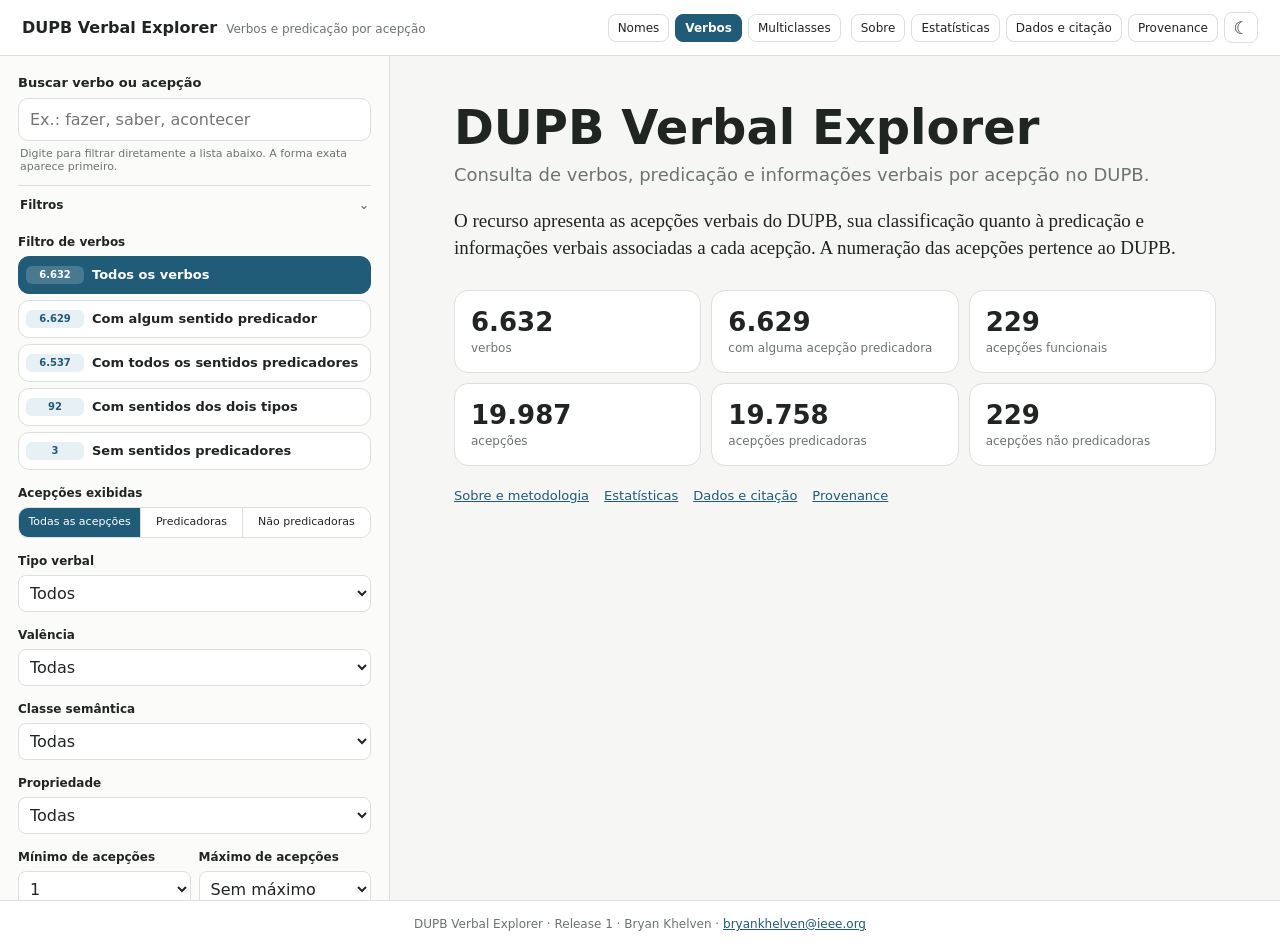
<file: index.html>
<!doctype html><html lang="pt-BR"><head><meta charset="utf-8"><meta name="viewport" content="width=device-width,initial-scale=1"><title>DUPB Verbal Explorer</title><meta name="description" content="Consulta de verbos, predicação e informação verbal por acepção no DUPB."><script src="theme.js"></script><link rel="icon" href="favicon.svg" type="image/svg+xml"><link rel="stylesheet" href="styles.css"><link rel="stylesheet" href="resource.css"></head><body><header class="topbar"><div class="brand"><a href="index.html">DUPB Verbal Explorer</a><span>Verbos e predicação por acepção</span></div><div class="header-right"><div class="resource-switch" aria-label="Recursos DUPB"></div><div class="top-actions"><a class="nav-btn" href="about.html">Sobre</a><a class="nav-btn" href="stats.html">Estatísticas</a><a class="nav-btn" href="download.html">Dados e citação</a><a class="nav-btn" href="provenance.html">Provenance</a><button class="theme-btn icon-btn" data-theme-toggle type="button"></button></div></div></header><main class="explorer"><aside class="filters"><div class="search-block"><label for="q">Buscar verbo ou acepção</label><input id="q" type="search" autocomplete="off" placeholder="Ex.: fazer, saber, acontecer"><p class="hint">Digite para filtrar diretamente a lista abaixo. A forma exata aparece primeiro.</p></div><details class="sidebar-section" open><summary>Filtros</summary><div><p class="lab">Filtro de verbos</p><div id="profiles" class="profile-options"><button data-p="all" class="on"><small class="facet-count"></small><span class="facet-label">Todos os verbos</span></button><button data-p="hasS"><small class="facet-count"></small><span class="facet-label">Com algum sentido predicador</span></button><button data-p="allS"><small class="facet-count"></small><span class="facet-label">Com todos os sentidos predicadores</span></button><button data-p="mixed"><small class="facet-count"></small><span class="facet-label">Com sentidos dos dois tipos</span></button><button data-p="nonly"><small class="facet-count"></small><span class="facet-label">Sem sentidos predicadores</span></button></div><p class="lab">Acepções exibidas</p><div id="senseFilters" class="segmented"><button data-s="all" class="on">Todas as acepções</button><button data-s="S">Predicadoras</button><button data-s="N">Não predicadoras</button></div><p class="lab">Tipo verbal</p><select id="verbType" class="wide-select"><option value="all">Todos</option><option>Lexical</option><option>Suporte</option><option>Auxiliar</option><option>Modalizador</option><option>Não especificado</option></select><p class="lab">Valência</p><select id="valencyFilter" class="wide-select"><option value="all">Todas</option><option>V0</option><option>V1</option><option>V2</option><option>V3</option><option>V4</option><option>V5</option><option>V6</option></select><p class="lab">Classe semântica</p><select id="semClass" class="wide-select"><option value="all">Todas</option><option>Ação-processo</option><option>Ação</option><option>Processo</option><option>Estado</option><option>Não especificada</option></select><p class="lab">Propriedade</p><select id="flagFilter" class="wide-select"><option value="all">Todas</option><option>Pronominal</option><option>Impessoal</option><option>Unipessoal</option></select><div class="two-cols"><div><p class="lab">Mínimo de acepções</p><select id="minSenses"><option value="1">1</option><option>2</option><option>3</option><option>5</option><option>10</option></select></div><div><p class="lab">Máximo de acepções</p><select id="maxSenses"><option value="999">Sem máximo</option><option>1</option><option>2</option><option>3</option><option>5</option><option>10</option><option>20</option></select></div></div></div></details><details class="sidebar-section"><summary>Navegação alfabética</summary><div id="alphabet" class="alphabet"></div></details><div id="activeFilters" class="active-filters" hidden></div><div id="count"></div><div id="list" class="lexical-list"></div></aside><section id="content"><div id="intro"><h1>DUPB Verbal Explorer</h1><p class="subtitle">Consulta de verbos, predicação e informações verbais por acepção no DUPB.</p><p class="scope">O recurso apresenta as acepções verbais do DUPB, sua classificação quanto à predicação e informações verbais associadas a cada acepção. A numeração das acepções pertence ao DUPB.</p><div id="stats"></div><div class="page-links"><a href="about.html">Sobre e metodologia</a><a href="stats.html">Estatísticas</a><a href="download.html">Dados e citação</a><a href="provenance.html">Provenance</a></div></div><div id="entry" hidden><p class="eyebrow">Entrada verbal</p><div class="entry-head"><div><h1 id="title"></h1><p id="summary"></p></div><div class="entry-data"><span>Exportar esta entrada:</span><button id="jsonOne">JSON</button><button id="jsonlOne">JSONL</button></div></div><div class="entry-body"><div id="groups"></div><aside class="lexical"><h2>Ficha lexical</h2><dl id="lexicalData"></dl><div class="lexical-actions"><button id="copyLink" class="quiet-action">Copiar link</button><details class="cite-menu"><summary>Citar esta entrada</summary><div><button id="copyCitation" class="quiet-action">Copiar referência</button><br><button id="copyBibtex" class="quiet-action">Copiar BibTeX</button></div></details></div></aside></div></div></section></main><footer>DUPB Verbal Explorer · Release 1 · Bryan Khelven · <a href="mailto:bryankhelven@ieee.org">bryankhelven@ieee.org</a></footer><script src="config.js"></script><script src="resource-nav.js"></script><script src="data/release-info.js"></script><script src="data/entries.js"></script><script src="common.js"></script><script src="app.js"></script></body></html>
</file>
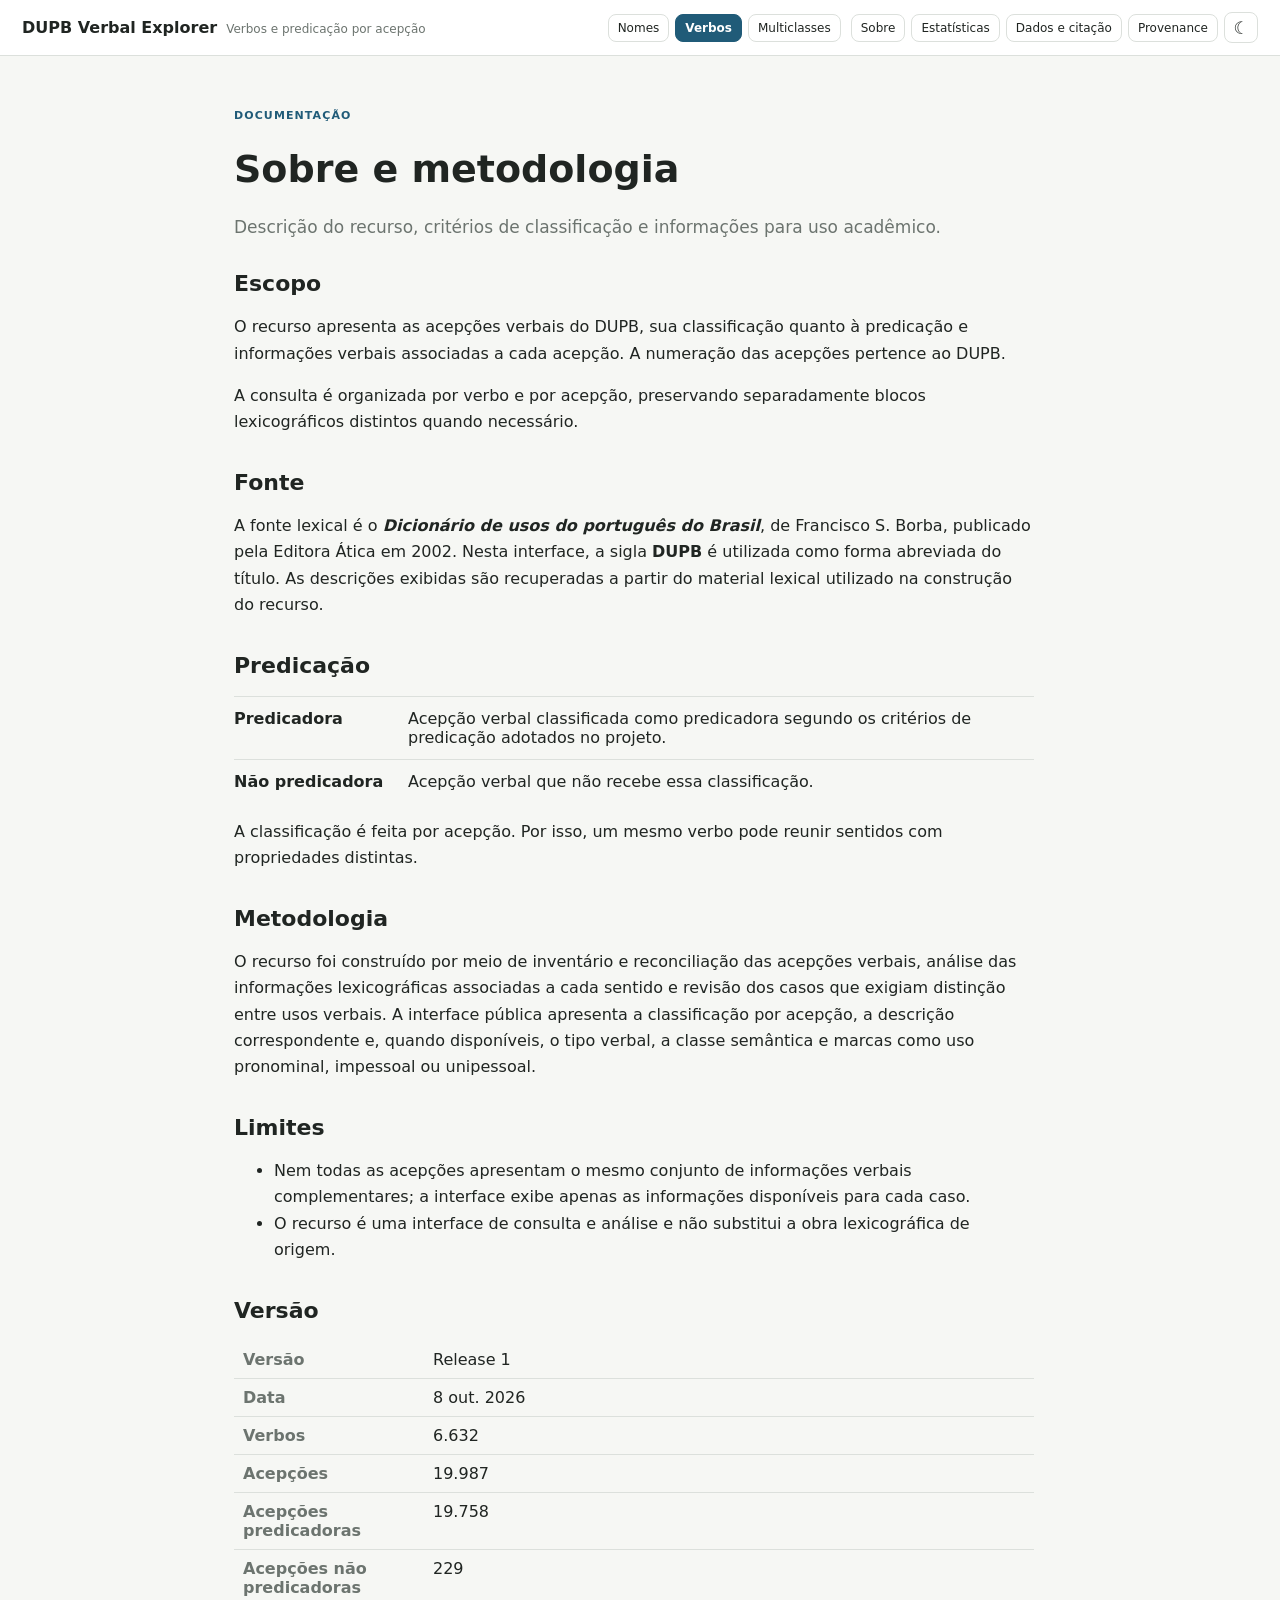
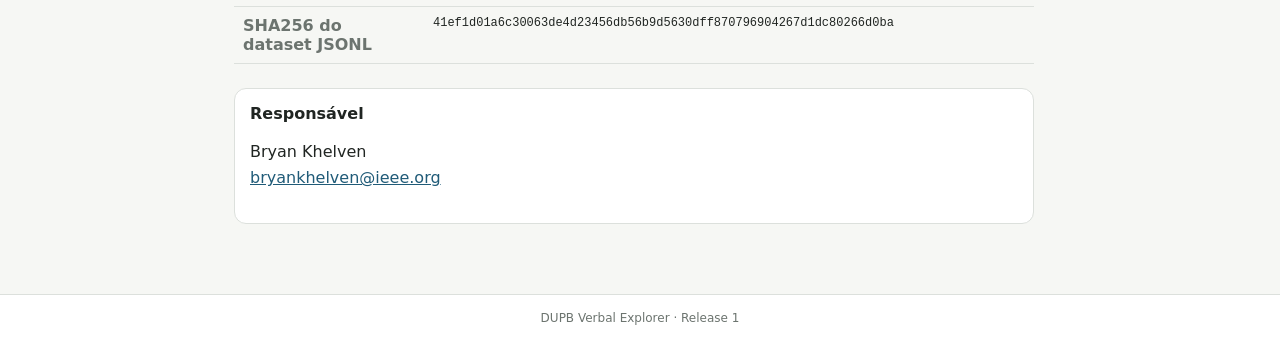
<file: about.html>
<!doctype html><html lang="pt-BR"><head><meta charset="utf-8"><meta name="viewport" content="width=device-width,initial-scale=1"><title>Sobre · DUPB Verbal Explorer</title><script src="theme.js"></script><link rel="icon" href="favicon.svg"><link rel="stylesheet" href="styles.css"><link rel="stylesheet" href="resource.css"></head><body><header class="topbar"><div class="brand"><a href="index.html">DUPB Verbal Explorer</a><span>Verbos e predicação por acepção</span></div><div class="header-right"><div class="resource-switch" aria-label="Recursos DUPB"></div><div class="top-actions"><a class="nav-btn" href="about.html">Sobre</a><a class="nav-btn" href="stats.html">Estatísticas</a><a class="nav-btn" href="download.html">Dados e citação</a><a class="nav-btn" href="provenance.html">Provenance</a><button class="theme-btn icon-btn" data-theme-toggle type="button"></button></div></div></header><main class="page narrow"><p class="eyebrow">Documentação</p><h1>Sobre e metodologia</h1><p class="lead">Descrição do recurso, critérios de classificação e informações para uso acadêmico.</p><section class="prose"><h2>Escopo</h2><p>O recurso apresenta as acepções verbais do DUPB, sua classificação quanto à predicação e informações verbais associadas a cada acepção. A numeração das acepções pertence ao DUPB.</p><p>A consulta é organizada por verbo e por acepção, preservando separadamente blocos lexicográficos distintos quando necessário.</p><h2>Fonte</h2><p>A fonte lexical é o <strong><em>Dicionário de usos do português do Brasil</em></strong>, de Francisco S. Borba, publicado pela Editora Ática em 2002. Nesta interface, a sigla <strong>DUPB</strong> é utilizada como forma abreviada do título. As descrições exibidas são recuperadas a partir do material lexical utilizado na construção do recurso.</p><h2>Predicação</h2><div class="definition"><strong>Predicadora</strong><span>Acepção verbal classificada como predicadora segundo os critérios de predicação adotados no projeto.</span></div><div class="definition"><strong>Não predicadora</strong><span>Acepção verbal que não recebe essa classificação.</span></div><p>A classificação é feita por acepção. Por isso, um mesmo verbo pode reunir sentidos com propriedades distintas.</p><h2>Metodologia</h2><p>O recurso foi construído por meio de inventário e reconciliação das acepções verbais, análise das informações lexicográficas associadas a cada sentido e revisão dos casos que exigiam distinção entre usos verbais. A interface pública apresenta a classificação por acepção, a descrição correspondente e, quando disponíveis, o tipo verbal, a classe semântica e marcas como uso pronominal, impessoal ou unipessoal.</p><h2>Limites</h2><ul><li>Nem todas as acepções apresentam o mesmo conjunto de informações verbais complementares; a interface exibe apenas as informações disponíveis para cada caso.</li><li>O recurso é uma interface de consulta e análise e não substitui a obra lexicográfica de origem.</li></ul><h2>Versão</h2><table class="public-version"><tr><th>Versão</th><td>Release 1</td></tr><tr><th>Data</th><td>8 out. 2026</td></tr><tr><th>Verbos</th><td>6.632</td></tr><tr><th>Acepções</th><td>19.987</td></tr><tr><th>Acepções predicadoras</th><td>19.758</td></tr><tr><th>Acepções não predicadoras</th><td>229</td></tr><tr><th>SHA256 do dataset JSONL</th><td class="mono" data-dataset-sha></td></tr></table><div class="contact"><strong>Responsável</strong><p>Bryan Khelven<br><a href="mailto:bryankhelven@ieee.org">bryankhelven@ieee.org</a></p></div></section></main><footer>DUPB Verbal Explorer · Release 1</footer><script src="config.js"></script><script src="resource-nav.js"></script><script src="data/release-info.js"></script><script src="common.js"></script></body></html>
</file>
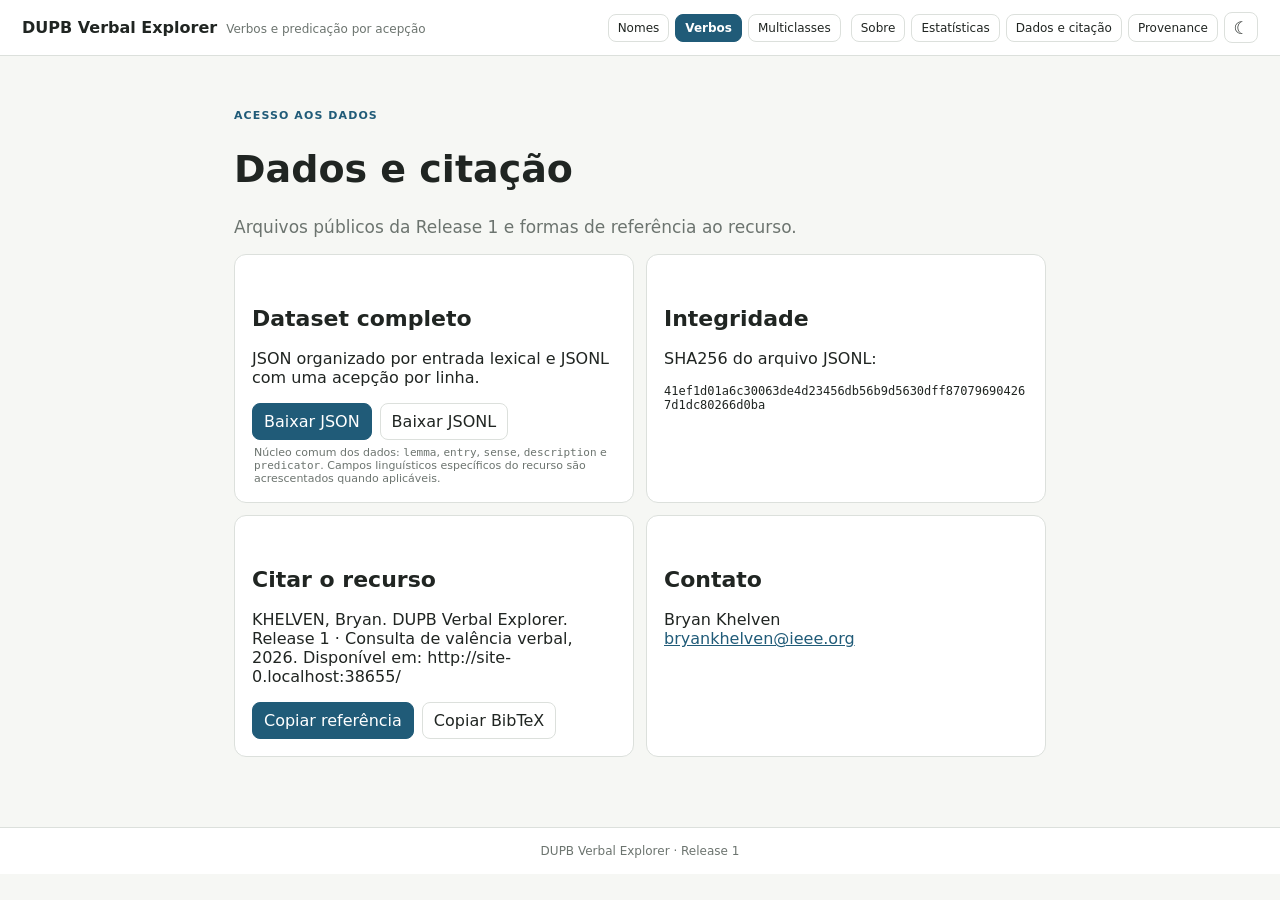
<file: download.html>
<!doctype html><html lang="pt-BR"><head><meta charset="utf-8"><meta name="viewport" content="width=device-width,initial-scale=1"><title>Dados e citação · DUPB Verbal Explorer</title><script src="theme.js"></script><link rel="icon" href="favicon.svg"><link rel="stylesheet" href="styles.css"><link rel="stylesheet" href="resource.css"></head><body><header class="topbar"><div class="brand"><a href="index.html">DUPB Verbal Explorer</a><span>Verbos e predicação por acepção</span></div><div class="header-right"><div class="resource-switch" aria-label="Recursos DUPB"></div><div class="top-actions"><a class="nav-btn" href="about.html">Sobre</a><a class="nav-btn" href="stats.html">Estatísticas</a><a class="nav-btn" href="download.html">Dados e citação</a><a class="nav-btn" href="provenance.html">Provenance</a><button class="theme-btn icon-btn" data-theme-toggle type="button"></button></div></div></header><main class="page narrow"><p class="eyebrow">Acesso aos dados</p><h1>Dados e citação</h1><p class="lead">Arquivos públicos da Release 1 e formas de referência ao recurso.</p><div class="download-grid"><section class="download-card"><h2>Dataset completo</h2><p>JSON organizado por entrada lexical e JSONL com uma acepção por linha.</p><div class="button-row"><a class="btn primary" href="data/dupb-verbal-explorer.json" download="dupb-verbal-explorer.json">Baixar JSON</a><a class="btn" href="data/dupb-verbal-explorer.jsonl" download="dupb-verbal-explorer.jsonl">Baixar JSONL</a></div><p class="hint">Núcleo comum dos dados: <code>lemma</code>, <code>entry</code>, <code>sense</code>, <code>description</code> e <code>predicator</code>. Campos linguísticos específicos do recurso são acrescentados quando aplicáveis.</p></section><section class="download-card"><h2>Integridade</h2><p>SHA256 do arquivo JSONL:</p><p class="checksum" data-dataset-sha></p></section><section class="download-card"><h2>Citar o recurso</h2><p id="citation"></p><div class="button-row"><button class="btn primary" id="copyCitation">Copiar referência</button><button class="btn" id="copyBibtex">Copiar BibTeX</button></div></section><section class="download-card"><h2>Contato</h2><p>Bryan Khelven<br><a href="mailto:bryankhelven@ieee.org">bryankhelven@ieee.org</a></p></section></div></main><footer>DUPB Verbal Explorer · Release 1</footer><script src="config.js"></script><script src="resource-nav.js"></script><script src="data/release-info.js"></script><script src="common.js"></script><script>document.addEventListener('DOMContentLoaded',()=>{const C=window.DUPB_COMMON;document.querySelector('#citation').textContent=C.citation();document.querySelector('#copyCitation').onclick=e=>C.copy(C.citation(),e.currentTarget);document.querySelector('#copyBibtex').onclick=e=>C.copy(C.bibtex(),e.currentTarget)})</script></body></html>
</file>
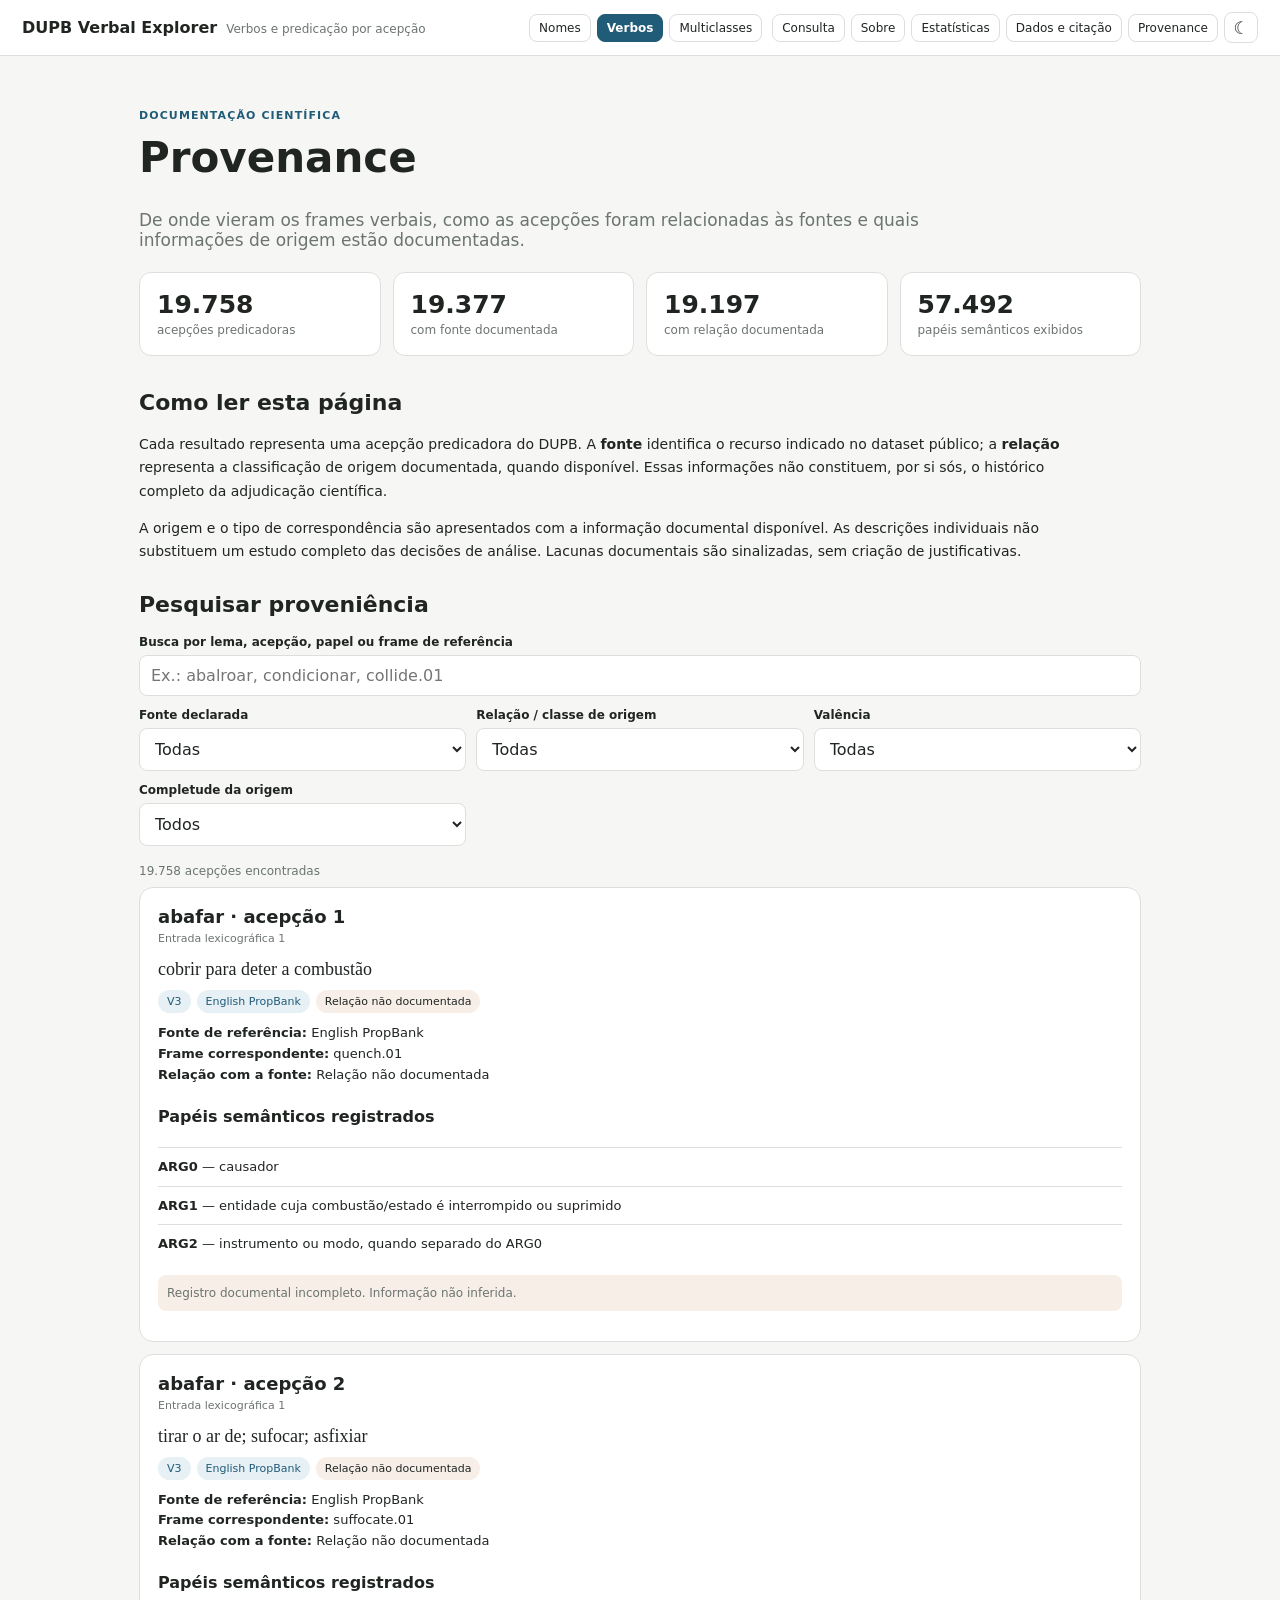
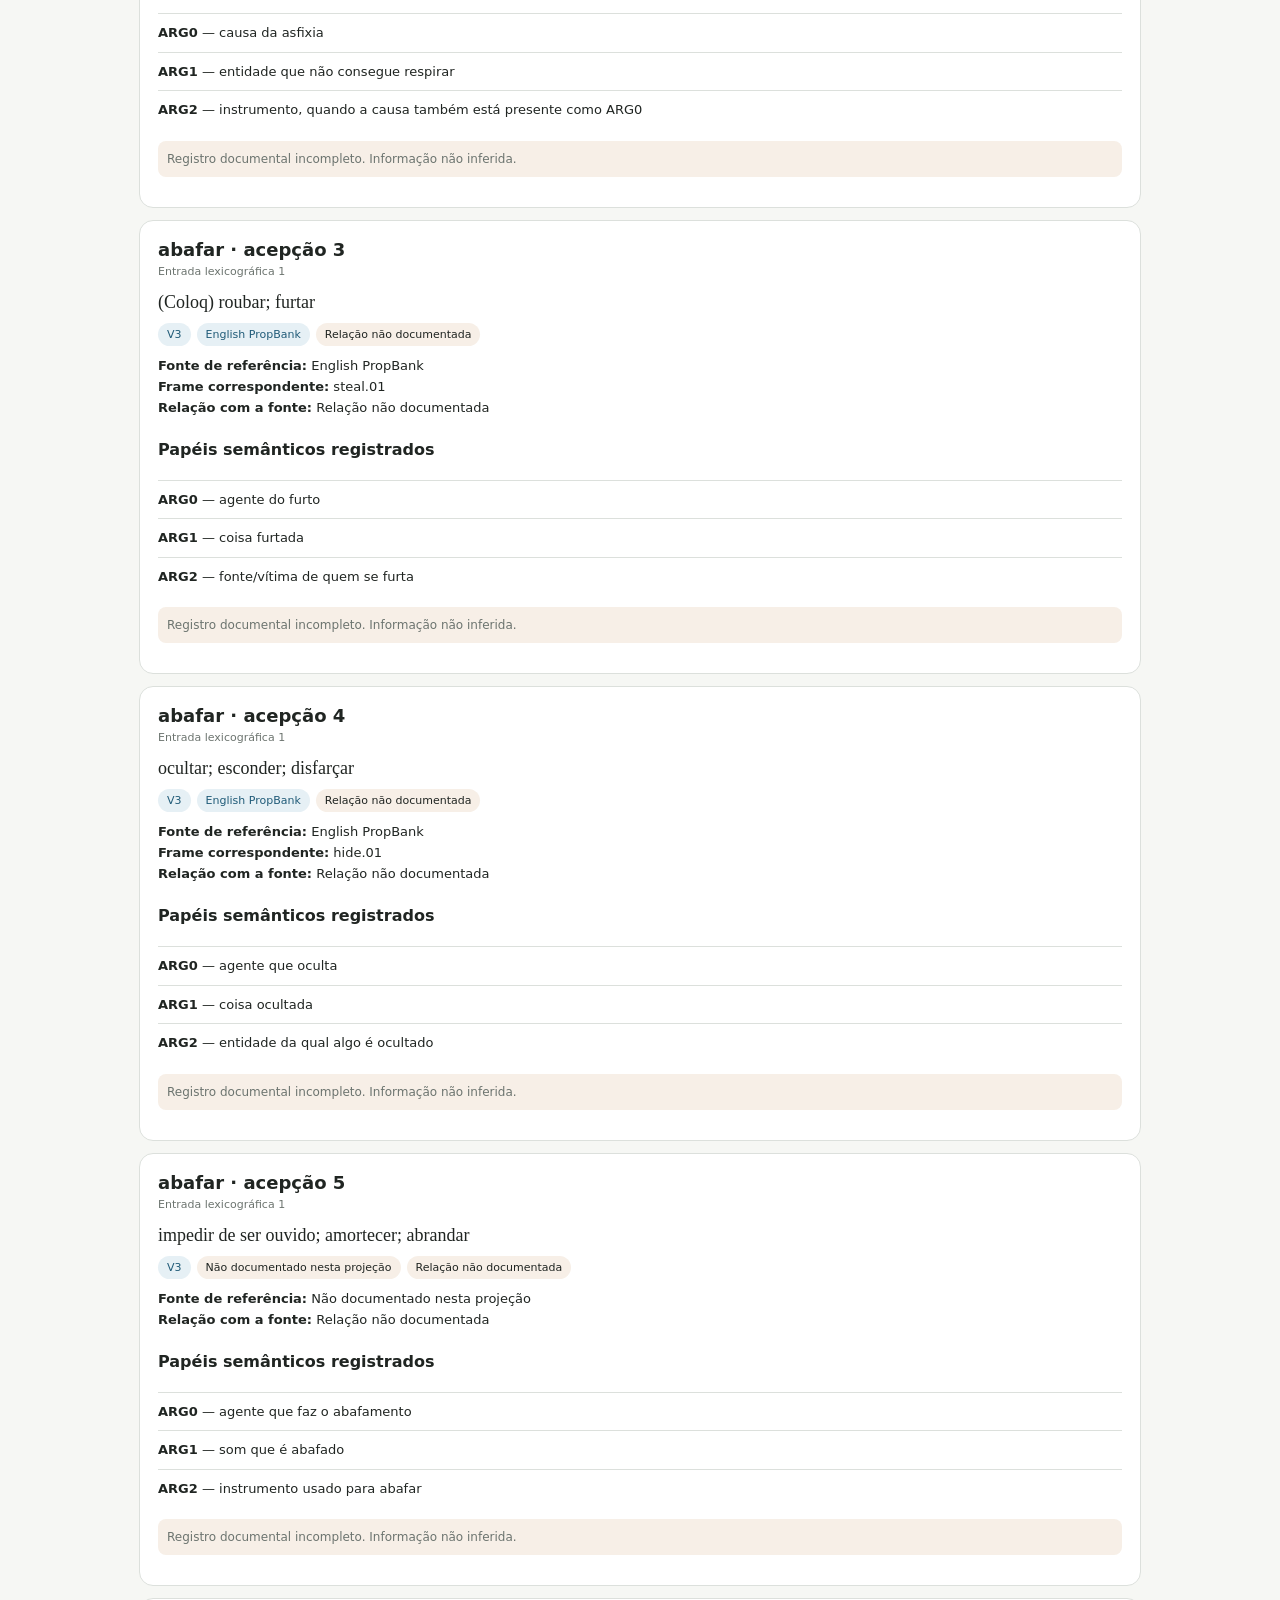
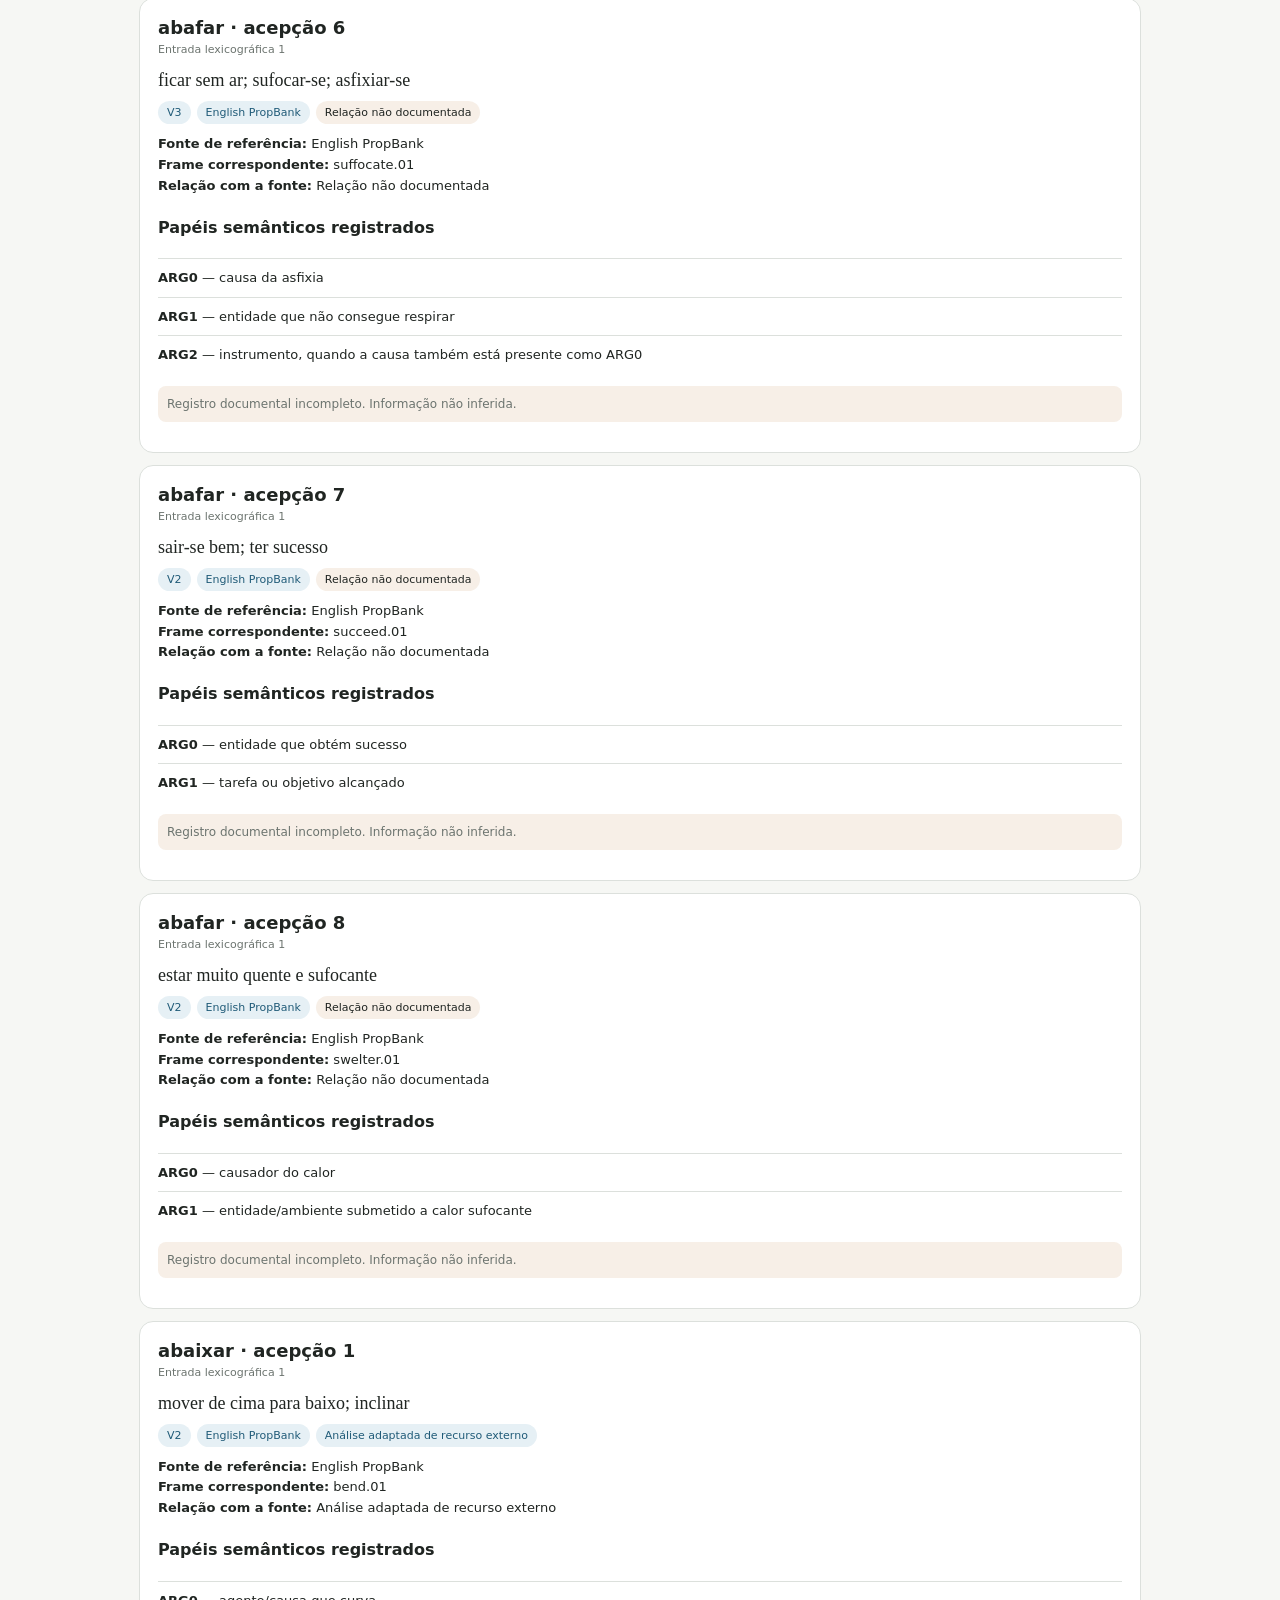
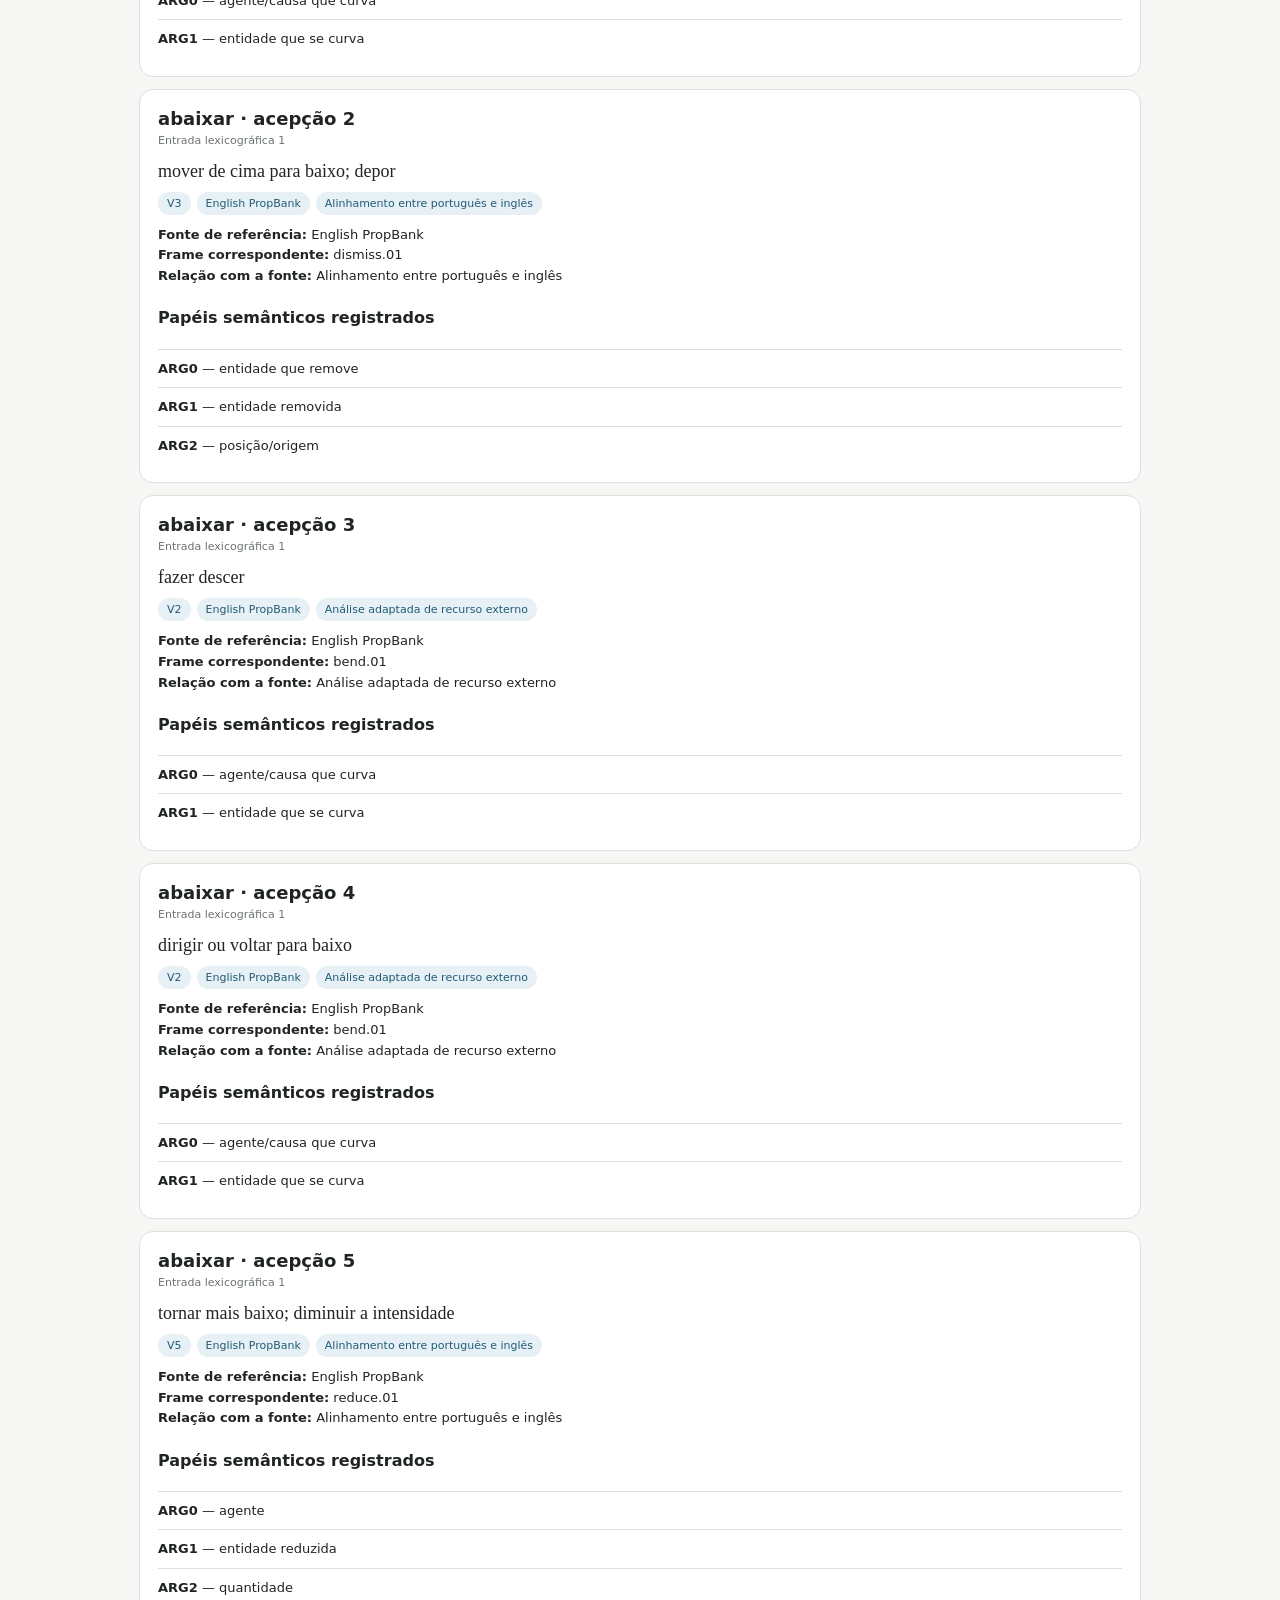
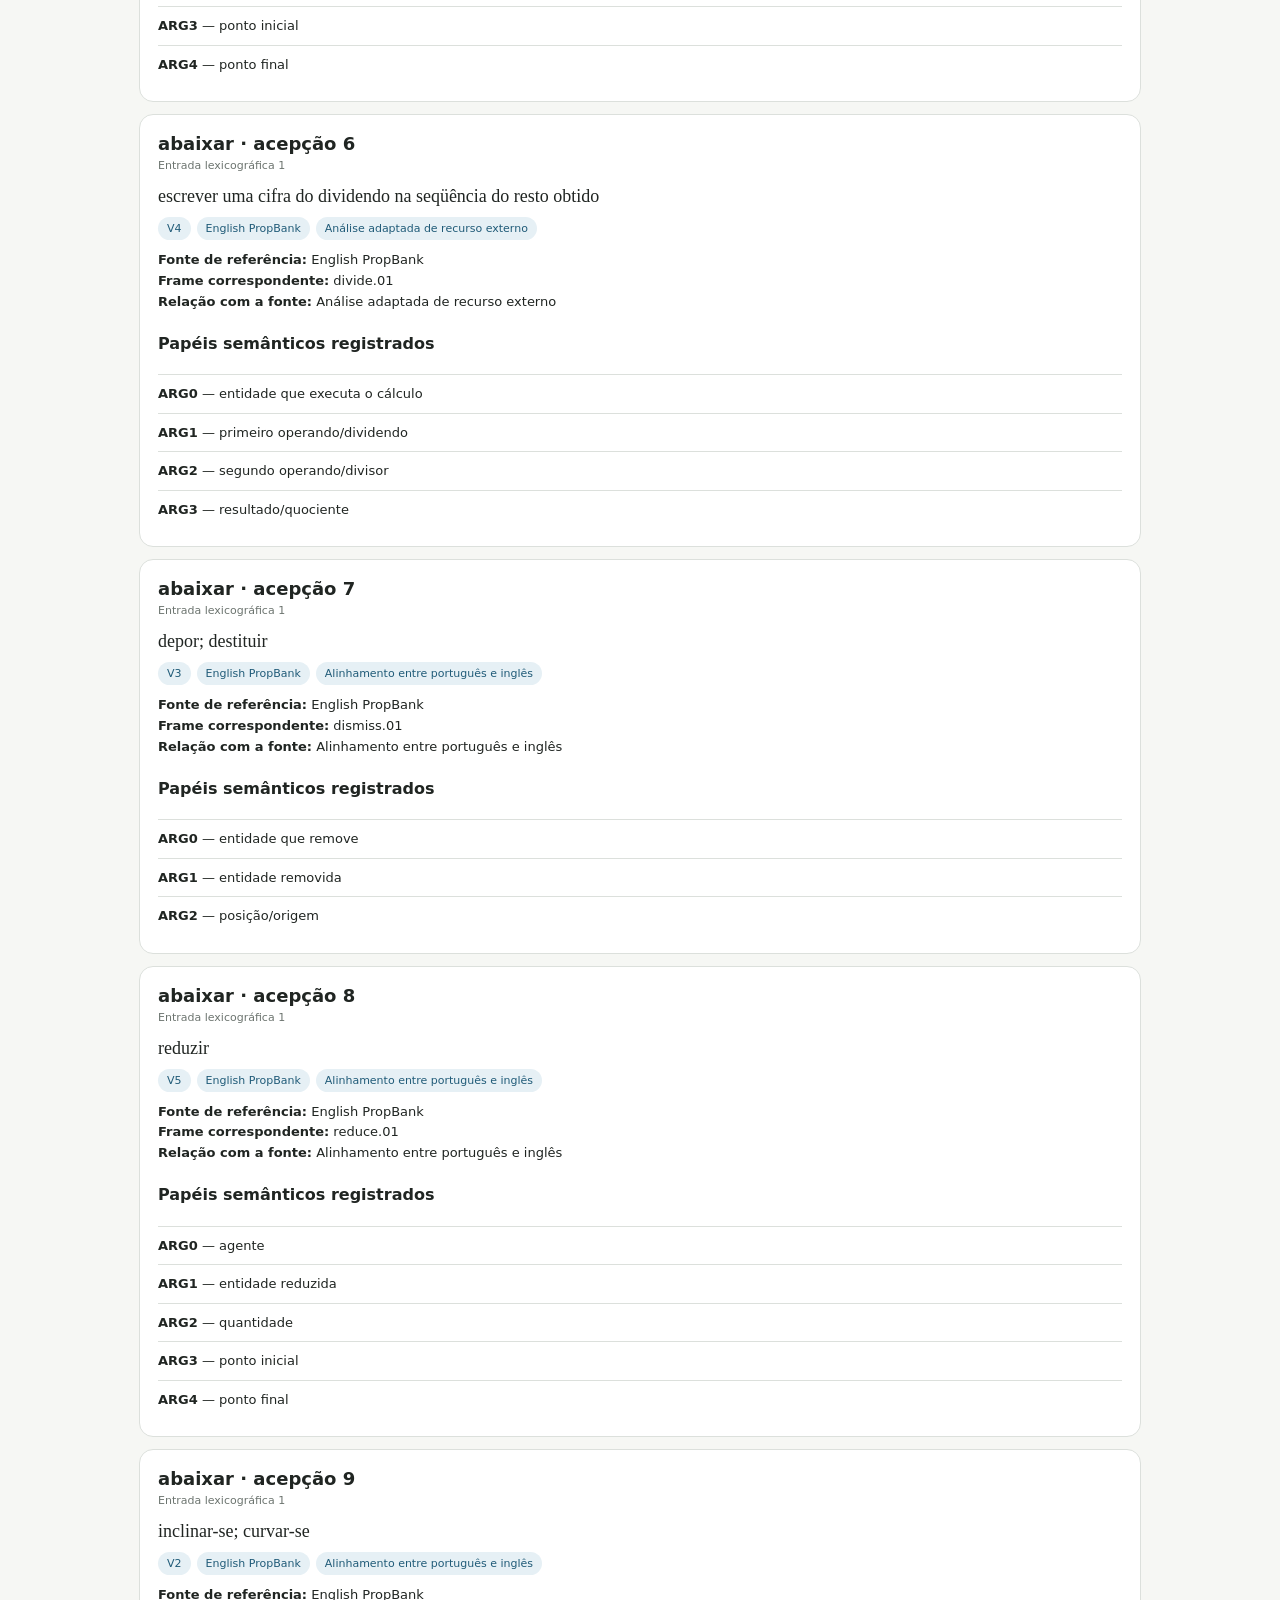
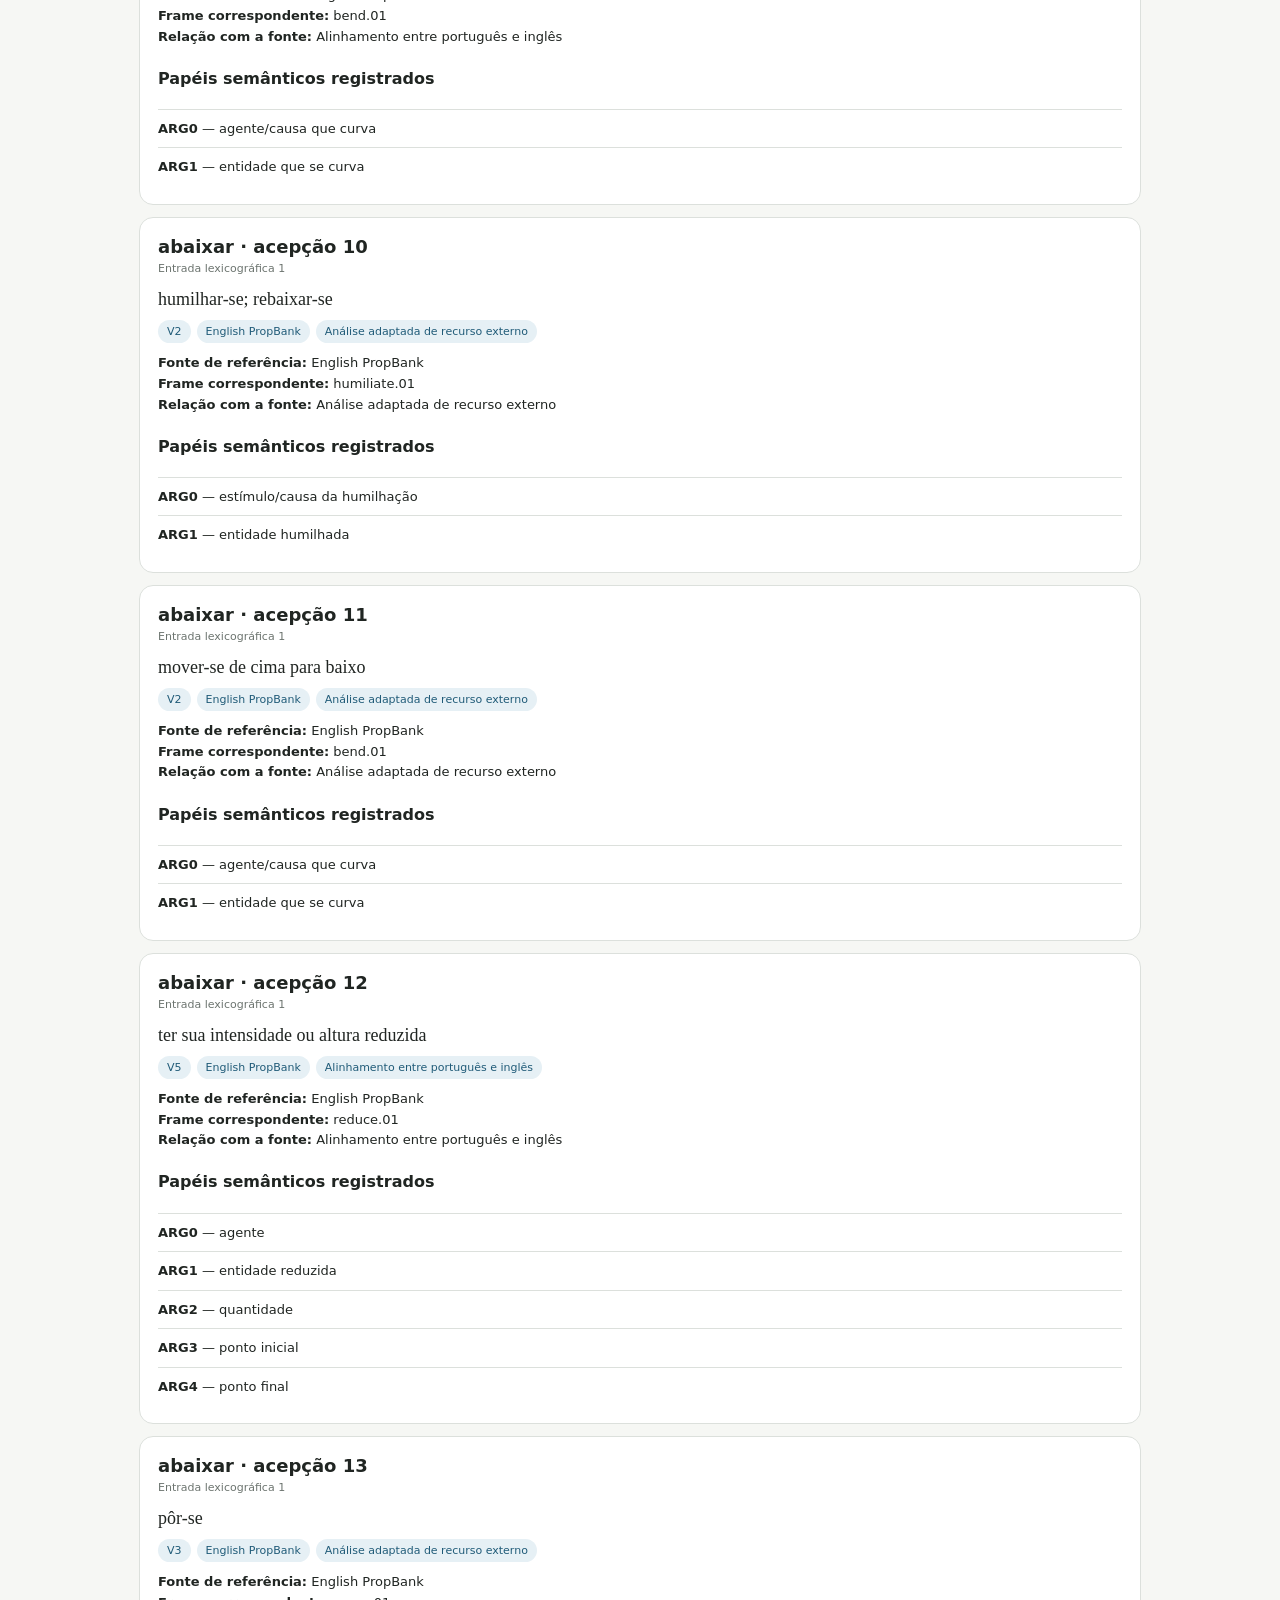
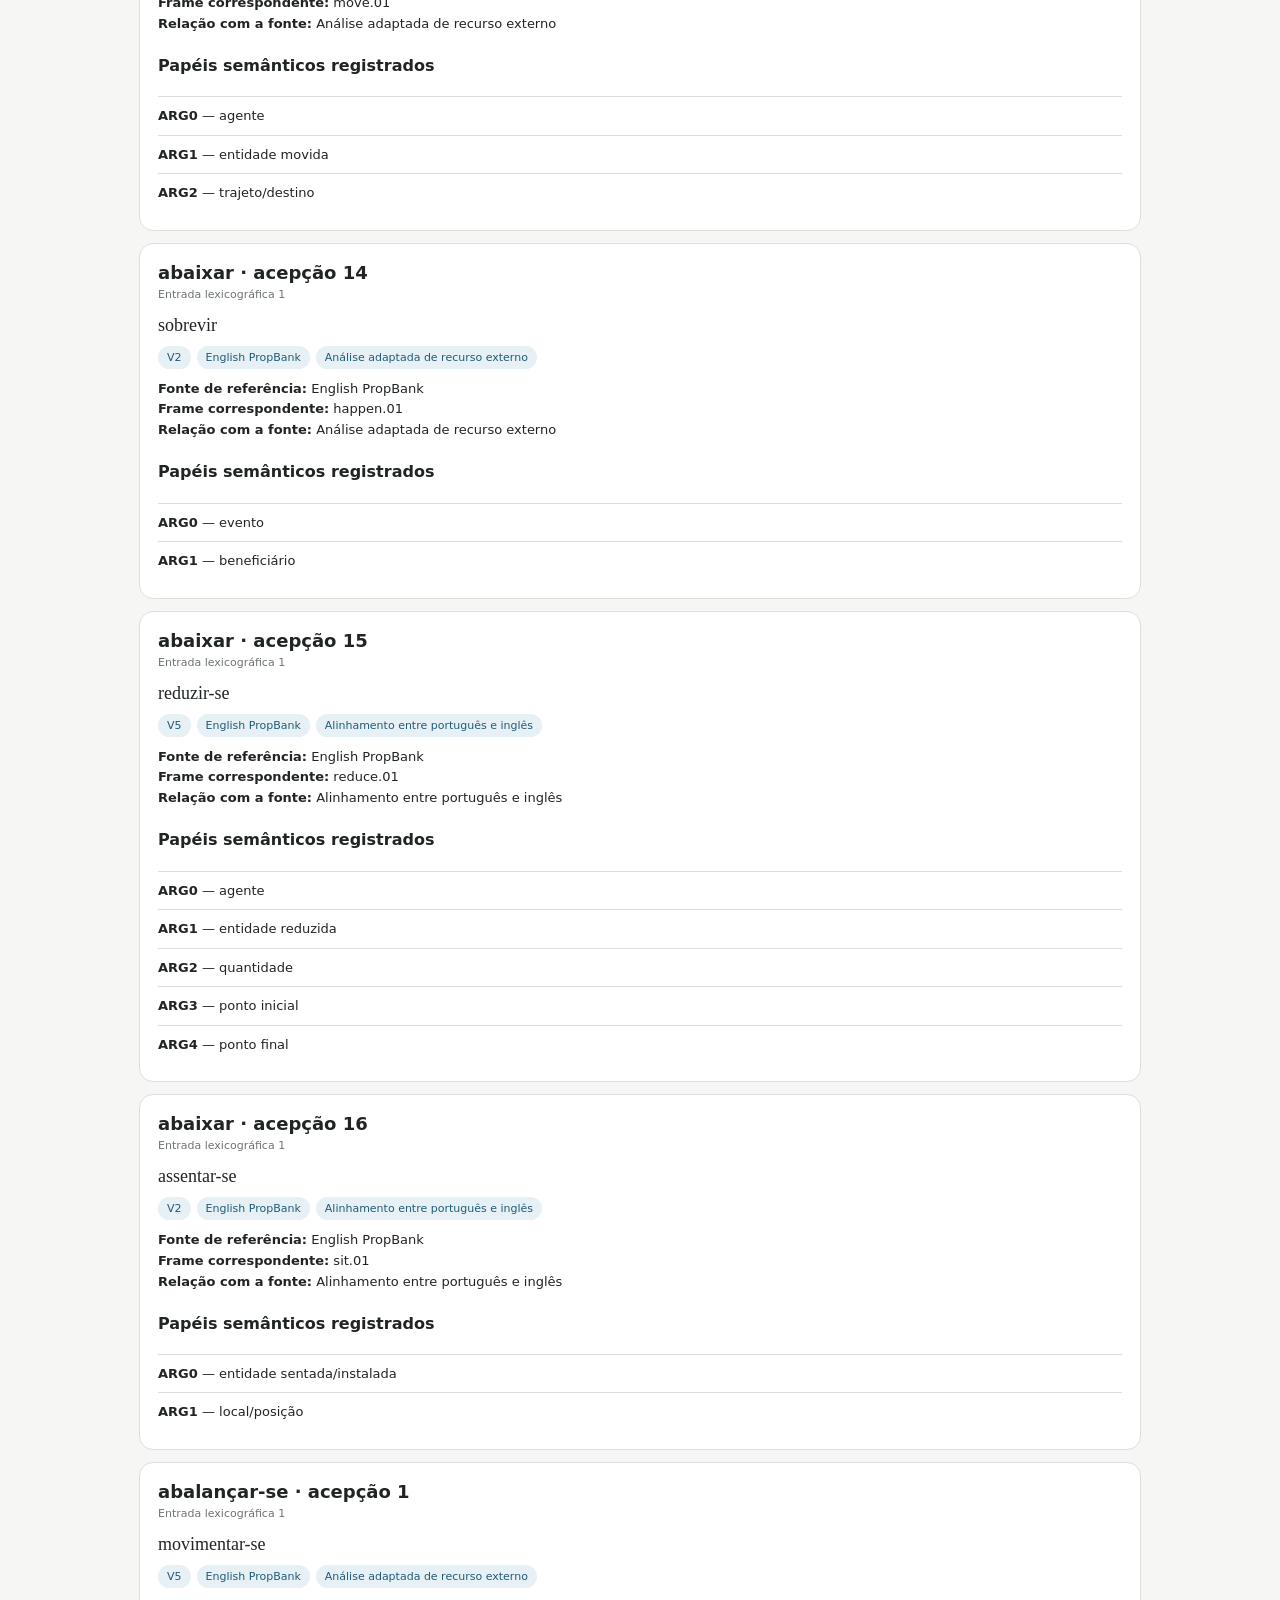
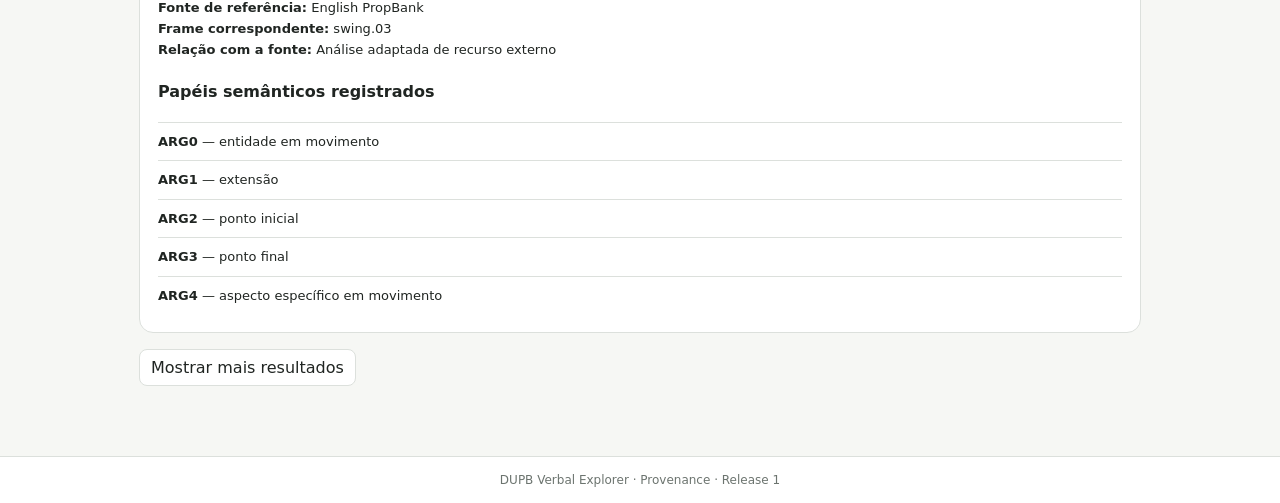
<file: provenance.html>
<!doctype html>
<html lang="pt-BR"><head><meta charset="utf-8"><meta name="viewport" content="width=device-width,initial-scale=1">
<title>Provenance · DUPB Verbal Explorer</title><meta name="description" content="Origem e rastreabilidade das análises de valência verbal por acepção.">
<script src="theme.js"></script><link rel="icon" href="favicon.svg" type="image/svg+xml"><link rel="stylesheet" href="styles.css"><link rel="stylesheet" href="resource.css"><link rel="stylesheet" href="provenance.css"></head>
<body><header class="topbar"><div class="brand"><a href="index.html">DUPB Verbal Explorer</a><span>Verbos e predicação por acepção</span></div><div class="header-right"><div class="resource-switch" aria-label="Recursos DUPB"></div><div class="top-actions"><a class="nav-btn" href="index.html">Consulta</a><a class="nav-btn" href="about.html">Sobre</a><a class="nav-btn" href="stats.html">Estatísticas</a><a class="nav-btn" href="download.html">Dados e citação</a><a class="nav-btn" aria-current="page" href="provenance.html">Provenance</a><button class="theme-btn icon-btn" data-theme-toggle type="button"></button></div></div></header>
<main class="page provenance-page"><p class="eyebrow">Documentação científica</p><h1>Provenance</h1>
<p class="lead">De onde vieram os frames verbais, como as acepções foram relacionadas às fontes e quais informações de origem estão documentadas.</p>
<div id="provenanceStats" class="info-grid"></div>
<section class="provenance-explainer"><h2>Como ler esta página</h2>
<p>Cada resultado representa uma acepção predicadora do DUPB. A <strong>fonte</strong> identifica o recurso indicado no dataset público; a <strong>relação</strong> representa a classificação de origem documentada, quando disponível. Essas informações não constituem, por si sós, o histórico completo da adjudicação científica.</p>
<p>A origem e o tipo de correspondência são apresentados com a informação documental disponível. As descrições individuais não substituem um estudo completo das decisões de análise. Lacunas documentais são sinalizadas, sem criação de justificativas.</p>
</section>
<section class="provenance-find"><h2>Pesquisar proveniência</h2><div class="provenance-controls">
<div class="prov-field prov-wide"><label for="provQuery">Busca por lema, acepção, papel ou frame de referência</label><input id="provQuery" type="search" placeholder="Ex.: abalroar, condicionar, collide.01"></div>
<div class="prov-field"><label for="provSource">Fonte declarada</label><select id="provSource"><option value="all">Todas</option></select></div>
<div class="prov-field"><label for="provRelation">Relação / classe de origem</label><select id="provRelation"><option value="all">Todas</option></select></div>
<div class="prov-field"><label for="provValency">Valência</label><select id="provValency"><option value="all">Todas</option><option>V0</option><option>V1</option><option>V2</option><option>V3</option><option>V4</option><option>V5</option><option>V6</option></select></div>
<div class="prov-field"><label for="provState">Completude da origem</label><select id="provState"><option value="all">Todos</option><option value="complete">Fonte e relação declaradas</option><option value="missing-source">Sem fonte declarada</option><option value="missing-relation">Sem classe de origem</option></select></div></div>
<div class="prov-count" id="provCount" role="status" aria-live="polite"></div><div id="provResults" class="provenance-results"></div><button type="button" id="provMore" class="btn" hidden>Mostrar mais resultados</button></section>
</main><footer>DUPB Verbal Explorer · Provenance · Release 1</footer>
<script src="config.js"></script><script src="resource-nav.js"></script><script src="data/release-info.js"></script><script src="data/provenance-public.js"></script><script src="common.js"></script><script src="provenance.js"></script></body></html>
</file>
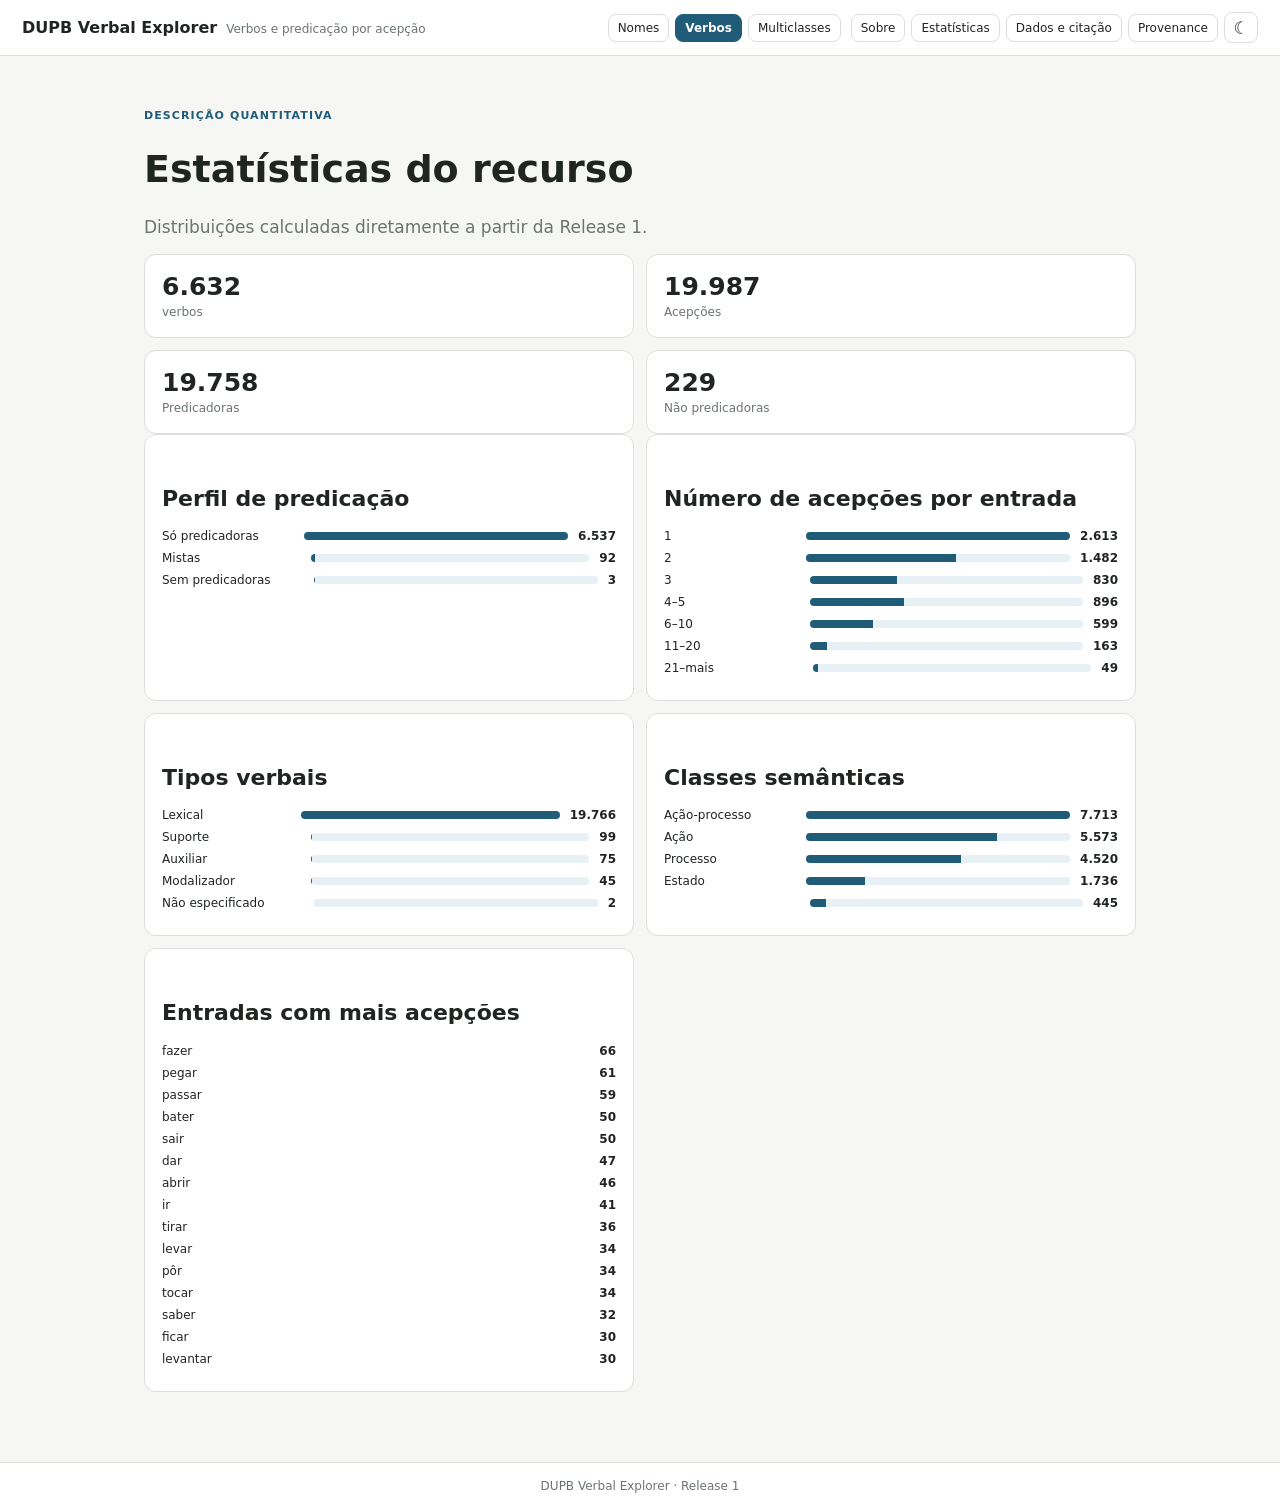
<file: stats.html>
<!doctype html><html lang="pt-BR"><head><meta charset="utf-8"><meta name="viewport" content="width=device-width,initial-scale=1"><title>Estatísticas · DUPB Verbal Explorer</title><script src="theme.js"></script><link rel="icon" href="favicon.svg"><link rel="stylesheet" href="styles.css"><link rel="stylesheet" href="resource.css"></head><body><header class="topbar"><div class="brand"><a href="index.html">DUPB Verbal Explorer</a><span>Verbos e predicação por acepção</span></div><div class="header-right"><div class="resource-switch" aria-label="Recursos DUPB"></div><div class="top-actions"><a class="nav-btn" href="about.html">Sobre</a><a class="nav-btn" href="stats.html">Estatísticas</a><a class="nav-btn" href="download.html">Dados e citação</a><a class="nav-btn" href="provenance.html">Provenance</a><button class="theme-btn icon-btn" data-theme-toggle type="button"></button></div></div></header><main class="page"><p class="eyebrow">Descrição quantitativa</p><h1>Estatísticas do recurso</h1><p class="lead">Distribuições calculadas diretamente a partir da Release 1.</p><div id="headline" class="info-grid"></div><div class="stats-grid"><section class="stat-panel"><h2>Perfil de predicação</h2><div id="profileBars"></div></section><section class="stat-panel"><h2>Número de acepções por entrada</h2><div id="senseBars"></div></section><section class="stat-panel"><h2>Tipos verbais</h2><div id="specificBars"></div></section><section id="specificPanel2" class="stat-panel"><h2>Classes semânticas</h2><div id="specificBars2"></div></section><section class="stat-panel"><h2>Entradas com mais acepções</h2><div id="topNames"></div></section></div></main><footer>DUPB Verbal Explorer · Release 1</footer><script src="config.js"></script><script src="resource-nav.js"></script><script src="data/release-info.js"></script><script src="data/entries.js"></script><script src="common.js"></script><script src="stats.js"></script></body></html>
</file>
<file: styles.css>
:root{
  --bg:#f6f7f4;--panel:#fbfcfa;--paper:#fff;--text:#202522;--muted:#6c746f;
  --line:#dce0dc;--accent:#245b76;--accent-ink:#fff;--soft:#e8f0f4;
  --pred:#e6f1f6;--non:#efefec;--warn:#f7efe7
}
:root[data-theme="dark"]{
  --bg:#131614;--panel:#181c19;--paper:#202522;--text:#e8ece9;--muted:#aab0ac;
  --line:#343a36;--accent:#92c8e3;--accent-ink:#12222b;--soft:#24343c;
  --pred:#203844;--non:#2b2f2c;--warn:#3a2e25
}
*{box-sizing:border-box}
body{margin:0;font-family:system-ui,-apple-system,BlinkMacSystemFont,"Segoe UI",sans-serif;background:var(--bg);color:var(--text)}
a{color:var(--accent)}button,input,select{font:inherit;color:inherit}
.topbar{padding:12px 22px;background:var(--paper);border-bottom:1px solid var(--line);display:flex;justify-content:space-between;gap:18px;align-items:center;position:sticky;top:0;z-index:10}
.brand{display:flex;gap:9px;align-items:baseline;white-space:nowrap}.brand a{font-weight:800;text-decoration:none;color:var(--text)}.brand span{font-size:12px;color:var(--muted)}
.top-actions,.resource-switch{display:flex;gap:6px;align-items:center;flex-wrap:wrap}
.nav-btn,.resource-switch a,.theme-btn{font-size:12px;text-decoration:none;color:var(--text);border:1px solid var(--line);background:var(--paper);padding:6px 9px;border-radius:8px}
.resource-switch a.active{background:var(--accent);border-color:var(--accent);color:var(--accent-ink);font-weight:750}
.header-right{display:flex;gap:10px;align-items:center;justify-content:flex-end;flex-wrap:wrap}
.icon-btn{width:34px;height:31px;padding:0;display:grid;place-items:center;font-size:17px;cursor:pointer}
.explorer{display:grid;grid-template-columns:390px 1fr;min-height:calc(100vh - 56px)}
.filters{padding:16px 18px;border-right:1px solid var(--line);background:var(--panel);position:sticky;top:56px;height:calc(100vh - 56px);overflow:auto}
.filters label{font-size:13px;font-weight:700}.filters input{width:100%;margin-top:7px;padding:11px;border:1px solid var(--line);background:var(--paper);border-radius:10px}
.hint{font-size:11px;color:var(--muted);margin:6px 2px 0}.lab{font-size:12px;font-weight:800;margin:16px 0 7px}
.sidebar-section{border-top:1px solid var(--line);margin-top:12px;padding-top:2px}.sidebar-section>summary{list-style:none;cursor:pointer;font-size:12px;font-weight:800;padding:10px 2px 7px;display:flex;justify-content:space-between}.sidebar-section>summary::-webkit-details-marker{display:none}.sidebar-section>summary::after{content:"⌄";color:var(--muted)}.sidebar-section:not([open])>summary::after{transform:rotate(-90deg)}
.profile-options,.pos-options{display:grid;gap:6px}.profile-options button,.pos-options button{width:100%;min-height:38px;display:grid;grid-template-columns:58px minmax(0,1fr);align-items:center;text-align:left;gap:8px;border:1px solid var(--line);background:var(--paper);color:var(--text);border-radius:11px;padding:7px 10px 7px 7px;cursor:pointer}
.profile-options button.on,.pos-options button.on{background:var(--accent);border-color:var(--accent);color:var(--accent-ink)}
.facet-count{margin:0;padding:2px 5px;min-width:48px;text-align:center;font-size:10px;line-height:1.35;font-weight:700;font-variant-numeric:tabular-nums;color:var(--accent);background:var(--soft);border-radius:6px}
button.on .facet-count{color:inherit;background:color-mix(in srgb,var(--paper) 18%,transparent)}
.facet-label{font-size:13px;line-height:1.25;font-weight:600}
.segmented{display:grid;grid-template-columns:1.2fr 1fr 1.25fr;gap:0;width:100%;overflow:hidden;border:1px solid var(--line);border-radius:10px}
.segmented button{min-width:0;margin:0;border:0;border-right:1px solid var(--line);padding:8px 7px;font-size:11px;line-height:1.15;background:var(--paper);cursor:pointer}.segmented button:last-child{border-right:0}.segmented button.on{background:var(--accent);color:var(--accent-ink)}
.two-cols{display:grid;grid-template-columns:1fr 1fr;gap:8px}.two-cols select,.wide-select{width:100%;padding:7px;border:1px solid var(--line);border-radius:8px;background:var(--paper)}
.alphabet{display:flex;gap:3px;flex-wrap:wrap}.alpha{border:0;background:transparent;color:var(--muted);padding:4px 6px;border-radius:5px;cursor:pointer}.alpha.on,.alpha:hover{background:var(--soft);color:var(--text)}
#count{margin:10px 2px 8px;padding-top:8px;border-top:1px solid var(--line);font-size:11px;color:var(--muted);font-variant-numeric:tabular-nums}
.lexical-list{min-height:100px}.lem{display:flex;justify-content:space-between;align-items:center;gap:10px;width:100%;border:0;border-bottom:1px solid var(--line);background:transparent;color:var(--text);padding:11px 7px;text-align:left;cursor:pointer}.lem:first-child{border-top:1px solid var(--line)}.lem:hover,.lem.sel{background:var(--soft)}.lex-main{display:flex;flex-direction:column;gap:2px;min-width:0}.lex-main strong{overflow:hidden;text-overflow:ellipsis;white-space:nowrap}.lex-main small{font-size:11px;line-height:1.35;color:var(--muted)}.chev{font-size:19px;color:var(--muted)}
#content{padding:42px clamp(24px,5vw,70px)}#intro,#entry{max-width:1040px;margin:auto}.eyebrow{color:var(--accent);text-transform:uppercase;font-size:11px;font-weight:800;letter-spacing:.1em}#intro h1,#entry h1{font-size:clamp(32px,4vw,48px);line-height:1.08;margin:4px 0 10px}.subtitle{font-size:18px;color:var(--muted);margin:0}.scope{font-family:Georgia,serif;font-size:19px;line-height:1.45;max-width:820px;margin:22px 0 0}
#stats{display:grid;grid-template-columns:repeat(3,1fr);gap:10px;margin-top:28px}.stat{background:var(--paper);border:1px solid var(--line);border-radius:14px;padding:16px}.stat b{display:block;font-size:26px}.stat span{font-size:12px;color:var(--muted)}
.page-links{display:flex;gap:15px;flex-wrap:wrap;margin-top:22px;font-size:13px}
.entry-head{display:flex;justify-content:space-between;gap:20px;align-items:flex-end}.entry-head #summary{color:var(--muted)}.entry-data{display:flex;gap:6px;align-items:center;flex-wrap:wrap;padding-bottom:14px}.entry-data span{font-size:11px;color:var(--muted)}.entry-data button{border:1px solid var(--line);background:transparent;padding:5px 8px;border-radius:8px;cursor:pointer}
.entry-body{display:grid;grid-template-columns:minmax(0,1fr) 240px;gap:28px}.lexical{border-left:1px solid var(--line);padding-left:18px;position:sticky;top:82px;align-self:start}.lexical h2{font-size:12px;text-transform:uppercase;letter-spacing:.08em;color:var(--muted)}.lexical dl{display:grid;grid-template-columns:1fr auto;gap:6px 10px;font-size:12px}.lexical dt{color:var(--muted)}.lexical dd{margin:0;font-weight:700;text-align:right}
.lexical-actions{margin-top:12px;padding-top:10px;border-top:1px solid var(--line)}.quiet-action,.cite-menu>summary{border:0;background:transparent;color:var(--accent);padding:4px 0;font-size:11px;cursor:pointer}.cite-menu>summary{list-style:none}.cite-menu>summary::-webkit-details-marker{display:none}.cite-menu>summary::after{content:" ▾";color:var(--muted)}
.grp{margin:26px 0}.grp h3{margin:0 0 8px}.card{background:var(--paper);border:1px solid var(--line);border-radius:16px;padding:17px 19px;margin:9px 0}.top{display:flex;justify-content:space-between;gap:8px;align-items:flex-start;flex-wrap:wrap}.badge-row{display:flex;gap:5px;flex-wrap:wrap}.num{font-size:12px;color:var(--muted);font-weight:800}.badge{font-size:10px;font-weight:800;border-radius:999px;padding:5px 8px;background:var(--soft);color:var(--accent)}.badge.N{background:var(--non);color:var(--muted)}.badge.pos,.badge.meta{font-weight:700;background:var(--soft)}.desc{font-family:Georgia,serif;font-size:23px;margin:9px 0 0;line-height:1.32}.meta-line{font-size:11px;color:var(--muted);margin:8px 0 0}.source-fallback{background:var(--warn);border-radius:10px;padding:11px 12px;margin-top:10px}.source-fallback b{display:block;font-size:10px;text-transform:uppercase;letter-spacing:.06em;color:var(--muted);margin-bottom:5px}.source-fallback p{margin:0;font-family:Georgia,serif;line-height:1.42}
.active-filters{display:flex;flex-wrap:wrap;gap:5px;margin:12px 0 4px}.filter-chip{border:1px solid var(--line);background:var(--paper);padding:5px 8px;border-radius:999px;font-size:11px;cursor:pointer}
footer{padding:16px;text-align:center;font-size:12px;color:var(--muted);background:var(--paper);border-top:1px solid var(--line)}
.page{max-width:1040px;margin:auto;padding:42px 24px 70px}.page.narrow{max-width:860px}.page h1{font-size:38px}.page h2{font-size:22px;margin-top:34px}.lead{font-size:17px;color:var(--muted)}.prose{max-width:800px}.prose p,.prose li{line-height:1.65}.definition{display:grid;grid-template-columns:160px 1fr;gap:14px;border-top:1px solid var(--line);padding:12px 0}.public-version{width:100%;border-collapse:collapse;margin-top:12px}.public-version th,.public-version td{text-align:left;padding:9px;border-bottom:1px solid var(--line);vertical-align:top}.public-version th{width:190px;color:var(--muted);font-weight:600}.mono{font-family:ui-monospace,SFMono-Regular,Consolas,monospace;font-size:12px;overflow-wrap:anywhere}.contact{border:1px solid var(--line);background:var(--paper);padding:15px;border-radius:12px;margin-top:24px}
.info-grid,.stats-grid,.download-grid{display:grid;grid-template-columns:repeat(2,minmax(0,1fr));gap:12px}.info-card,.stat-panel,.download-card{background:var(--paper);border:1px solid var(--line);border-radius:12px;padding:17px}.info-card b{display:block;font-size:25px}.info-card span{font-size:12px;color:var(--muted)}.bar-row{display:grid;grid-template-columns:minmax(120px,1fr) 2fr auto;gap:10px;align-items:center;margin:8px 0;font-size:12px}.bar{height:8px;background:var(--soft);border-radius:999px;overflow:hidden}.bar i{display:block;height:100%;background:var(--accent)}.button-row{display:flex;gap:8px;flex-wrap:wrap}.btn{display:inline-block;border:1px solid var(--line);background:var(--paper);padding:8px 11px;border-radius:8px;text-decoration:none;color:var(--text);cursor:pointer}.btn.primary{background:var(--accent);border-color:var(--accent);color:var(--accent-ink)}.checksum{overflow-wrap:anywhere;font-family:ui-monospace,SFMono-Regular,Consolas,monospace;font-size:12px}
.portal{max-width:980px;margin:0 auto;padding:64px 24px}.portal h1{font-size:44px;margin-bottom:8px}.portal .lead{max-width:760px}.resource-cards{display:grid;grid-template-columns:repeat(3,1fr);gap:14px;margin-top:30px}.resource-card{border:1px solid var(--line);background:var(--paper);border-radius:16px;padding:20px;text-decoration:none;color:var(--text)}.resource-card:hover{transform:translateY(-1px)}.resource-card i{display:block;width:14px;height:14px;border-radius:50%;margin-bottom:14px}.resource-card b{display:block;font-size:20px;margin-bottom:4px}.resource-card span{font-size:12px;color:var(--muted);line-height:1.4}
@media(max-width:900px){.topbar{align-items:flex-start;flex-direction:column}.header-right{justify-content:flex-start}.explorer{display:block}.filters{position:static;height:auto;border-right:0;border-bottom:1px solid var(--line)}#content{padding:30px 16px}.entry-head{display:block}.entry-body{display:block}.lexical{position:static;border-left:0;border-top:1px solid var(--line);padding:16px 0 0;margin-top:22px}.info-grid,.stats-grid,.download-grid,.resource-cards{grid-template-columns:1fr}}
@media(max-width:560px){#stats{grid-template-columns:1fr}.two-cols{grid-template-columns:1fr}.brand{align-items:flex-start;flex-direction:column}.definition{grid-template-columns:1fr}.segmented{grid-template-columns:1fr}.segmented button{border-right:0;border-bottom:1px solid var(--line)}.segmented button:last-child{border-bottom:0}}

.sense-provenance-action{font-size:12px;margin:12px 0 0;border-top:1px solid var(--line);padding-top:9px}.sense-provenance-action a{font-weight:650;text-decoration:none}.sense-provenance-action a:hover{text-decoration:underline}
</file>
<file: resource.css>
:root{--accent:#205b78;--accent-ink:#fff;--soft:#e6f0f5;--pred:#e5f1f7}:root[data-theme="dark"]{--accent:#8cc8e8;--accent-ink:#10232e;--soft:#233842;--pred:#203a46}
</file>
<file: provenance.css>
.provenance-page{max-width:1050px}.provenance-page h1{font-size:42px;margin-top:9px}
.provenance-page .lead{max-width:880px}.provenance-page .info-grid{grid-template-columns:repeat(4,minmax(0,1fr));margin:22px 0 26px}
.provenance-explainer{max-width:930px}.provenance-explainer p{line-height:1.65;font-size:14px}
.provenance-controls{display:grid;grid-template-columns:repeat(3,minmax(0,1fr));gap:12px 10px}.prov-field{display:grid;gap:6px;align-content:start}.prov-field label{font-size:12px;font-weight:700}.prov-field input,.prov-field select{border:1px solid var(--line);border-radius:8px;background:var(--paper);padding:10px 11px;min-width:0;width:100%}.prov-wide{grid-column:span 3}
.prov-count{font-size:12px;color:var(--muted);margin:18px 0 9px}.provenance-results{display:grid;gap:12px}
.prov-record{border:1px solid var(--line);border-radius:14px;background:var(--paper);padding:18px}.prov-head{display:flex;justify-content:space-between;align-items:start;gap:12px;flex-wrap:wrap}.prov-head h3{font-size:18px;margin:0}.prov-head small{color:var(--muted);font-size:11px}.prov-head a{font-size:12px}.prov-desc{font-family:Georgia,serif;font-size:18px;margin:13px 0 8px}.prov-chips{display:flex;gap:6px;flex-wrap:wrap;margin:10px 0}.prov-chip{font-size:11px;background:var(--soft);color:var(--accent);padding:5px 9px;border-radius:999px}.prov-chip.missing{background:var(--warn);color:var(--text)}
.prov-frame{font-size:13px;line-height:1.6;margin:9px 0}.prov-frame strong{font-weight:750}.prov-args{margin:13px 0 0;padding:0;list-style:none}.prov-args li{border-top:1px solid var(--line);padding:9px 0;font-size:13px;line-height:1.5}.prov-args code,
.prov-note{font-size:12px;color:var(--muted);line-height:1.5}.prov-warning{background:var(--warn);padding:9px;border-radius:8px}.provenance-find h2{margin-top:29px}#provMore{margin-top:16px}
@media(max-width:850px){.provenance-page .info-grid{grid-template-columns:repeat(2,minmax(0,1fr))}.provenance-controls{grid-template-columns:repeat(2,minmax(0,1fr))}.prov-wide{grid-column:span 2}}@media(max-width:520px){.provenance-page .info-grid,.provenance-controls{grid-template-columns:1fr}.prov-wide{grid-column:span 1}
</file>
